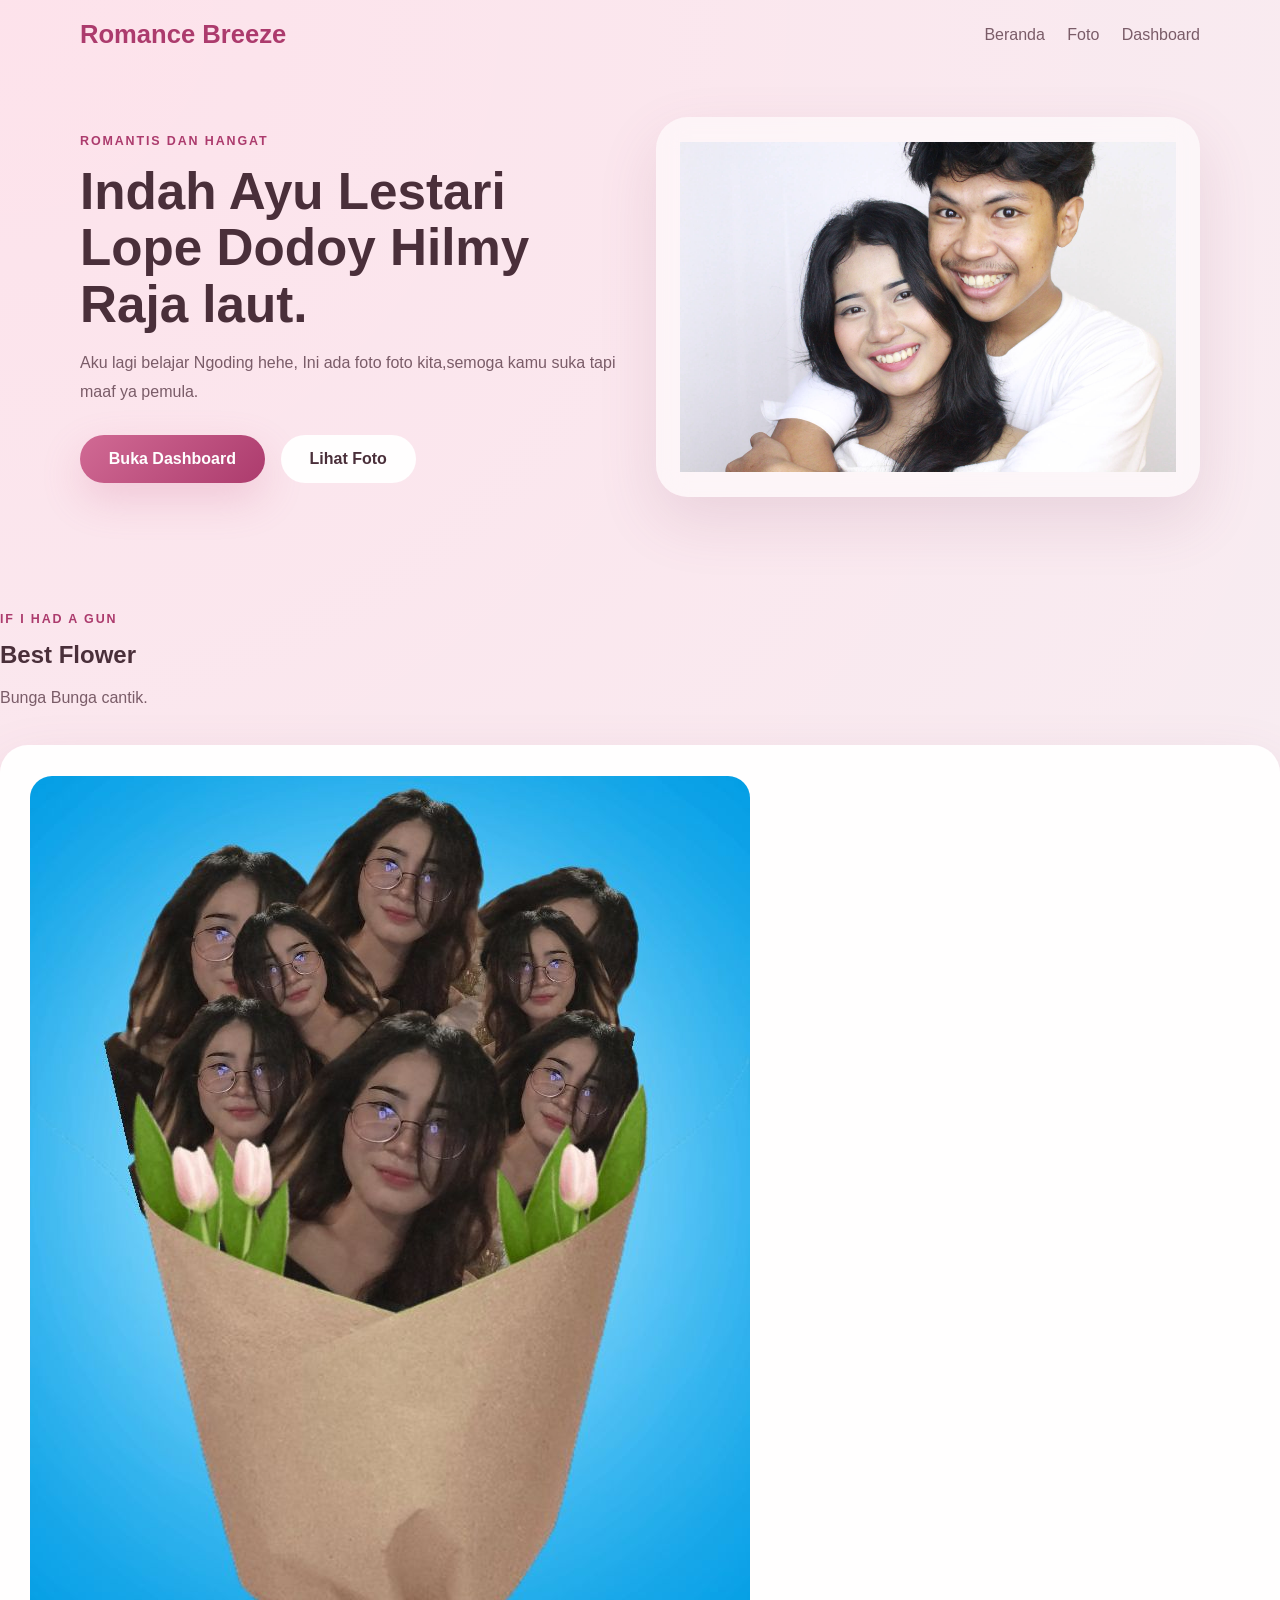
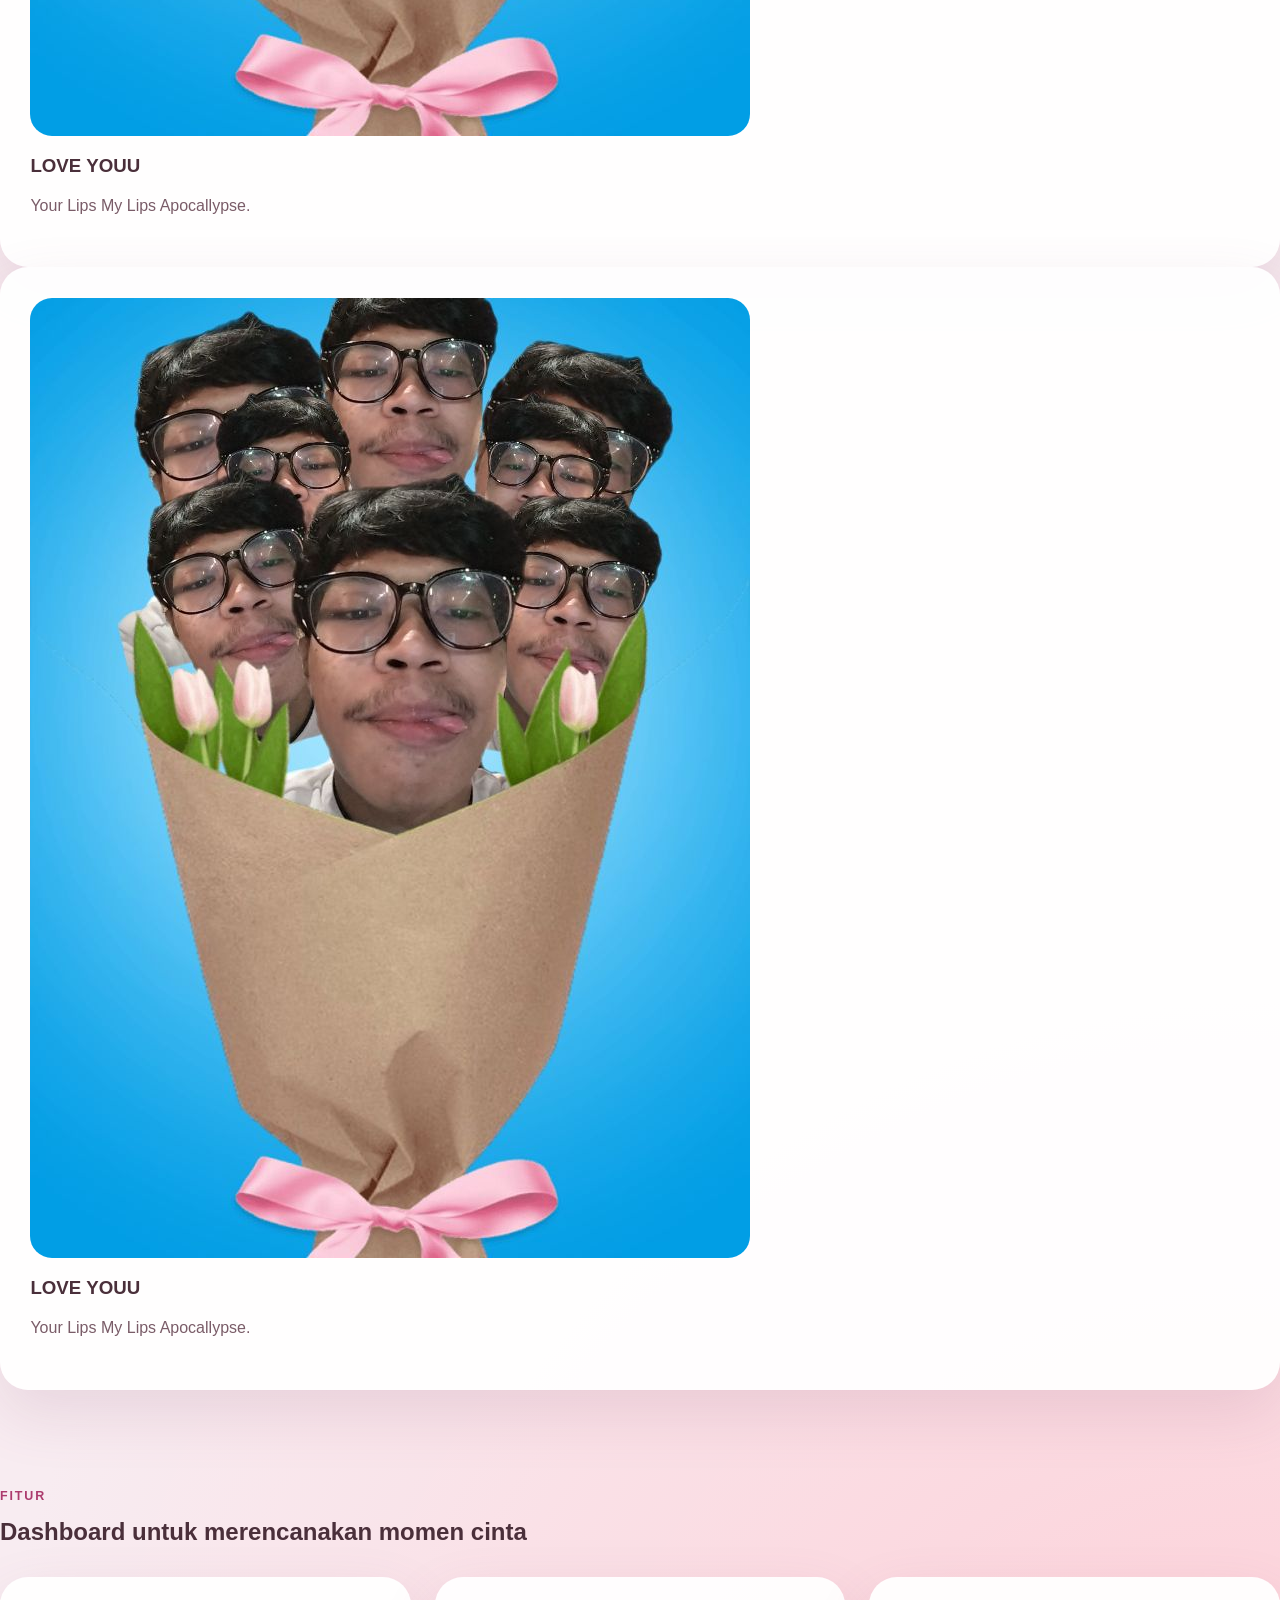
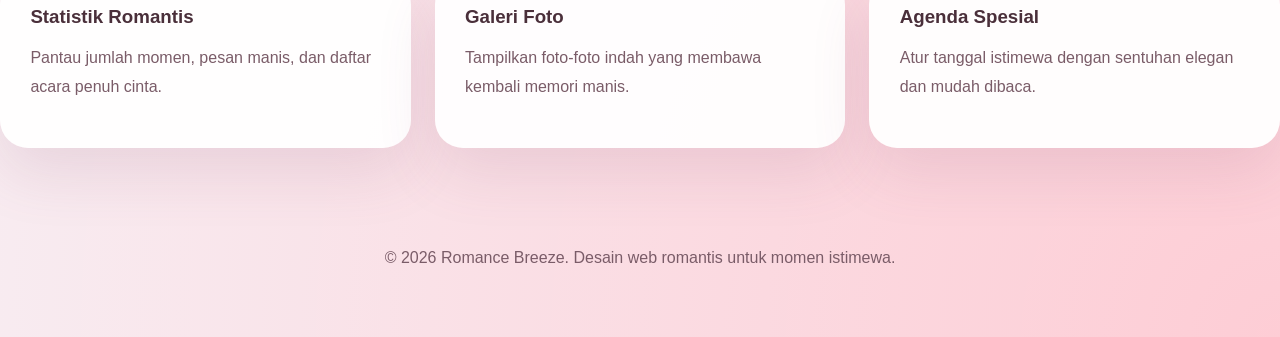
<file: index.html>
<!DOCTYPE html>
<html lang="id">
<head>
  <meta charset="UTF-8">
  <meta name="viewport" content="width=device-width, initial-scale=1.0">
  <title>Romance Breeze</title>
  <link rel="stylesheet" href="styles.css">
</head>
<body>
  <header class="site-header">
    <nav class="navbar">
      <a class="brand" href="#home">Romance Breeze</a>
      <div class="nav-links">
        <a href="#home">Beranda</a>
        <a href="#gallery">Foto</a>
        <a href="dashboard.html">Dashboard</a>
      </div>
    </nav>

    <section class="hero" id="home">
      <div class="hero-copy">
        <span class="eyebrow">Romantis dan Hangat</span>
        <h1>Indah Ayu Lestari Lope Dodoy Hilmy Raja laut.</h1>
        <p>Aku lagi belajar Ngoding hehe, Ini ada foto foto kita,semoga kamu suka tapi maaf ya pemula.</p>
        <div class="hero-actions">
          <a href="dashboard.html" class="btn btn-primary">Buka Dashboard</a>
          <a href="#gallery" class="btn btn-secondary">Lihat Foto</a>
        </div>
      </div>
      <div class="hero-photo">
        <img src="1.jpg" alt="Ilustrasi Romantis">
      </div>
    </section>
  </header>

  <main>
    <section class="section gallery" id="gallery">
      <div class="section-intro">
        <span class="eyebrow">If i had a gun</span>
        <h2>Best Flower</h2>
        <p>Bunga Bunga cantik.</p>
      </div>

      <div class="photo-grid">
        <article class="photo-card">
          <img src="4.jpeg" alt="Foto romantis">
          <div class="photo-card-content">
            <h3>LOVE YOUU</h3>
            <p>Your Lips My Lips Apocallypse.</p>
          </div>
        </article>
      </div>

      <div class="photo-grid">
        <article class="photo-card">
          <img src="5.jpeg" alt="Foto romantis">
          <div class="photo-card-content">
            <h3>LOVE YOUU</h3>
            <p>Your Lips My Lips Apocallypse.</p>
          </div>
        </article>
      </div>
    </section>

    <section class="section features">
      <div class="section-intro">
        <span class="eyebrow">Fitur</span>
        <h2>Dashboard untuk merencanakan momen cinta</h2>
      </div>

      <div class="cards-grid">
        <article class="feature-card">
          <h3>Statistik Romantis</h3>
          <p>Pantau jumlah momen, pesan manis, dan daftar acara penuh cinta.</p>
        </article>
        <article class="feature-card">
          <h3>Galeri Foto</h3>
          <p>Tampilkan foto-foto indah yang membawa kembali memori manis.</p>
        </article>
        <article class="feature-card">
          <h3>Agenda Spesial</h3>
          <p>Atur tanggal istimewa dengan sentuhan elegan dan mudah dibaca.</p>
        </article>
      </div>
    </section>
  </main>

  <footer class="site-footer">
    <p>© 2026 Romance Breeze. Desain web romantis untuk momen istimewa.</p>
  </footer>

  <script src="script.js"></script>
</body>
</html>
</file>
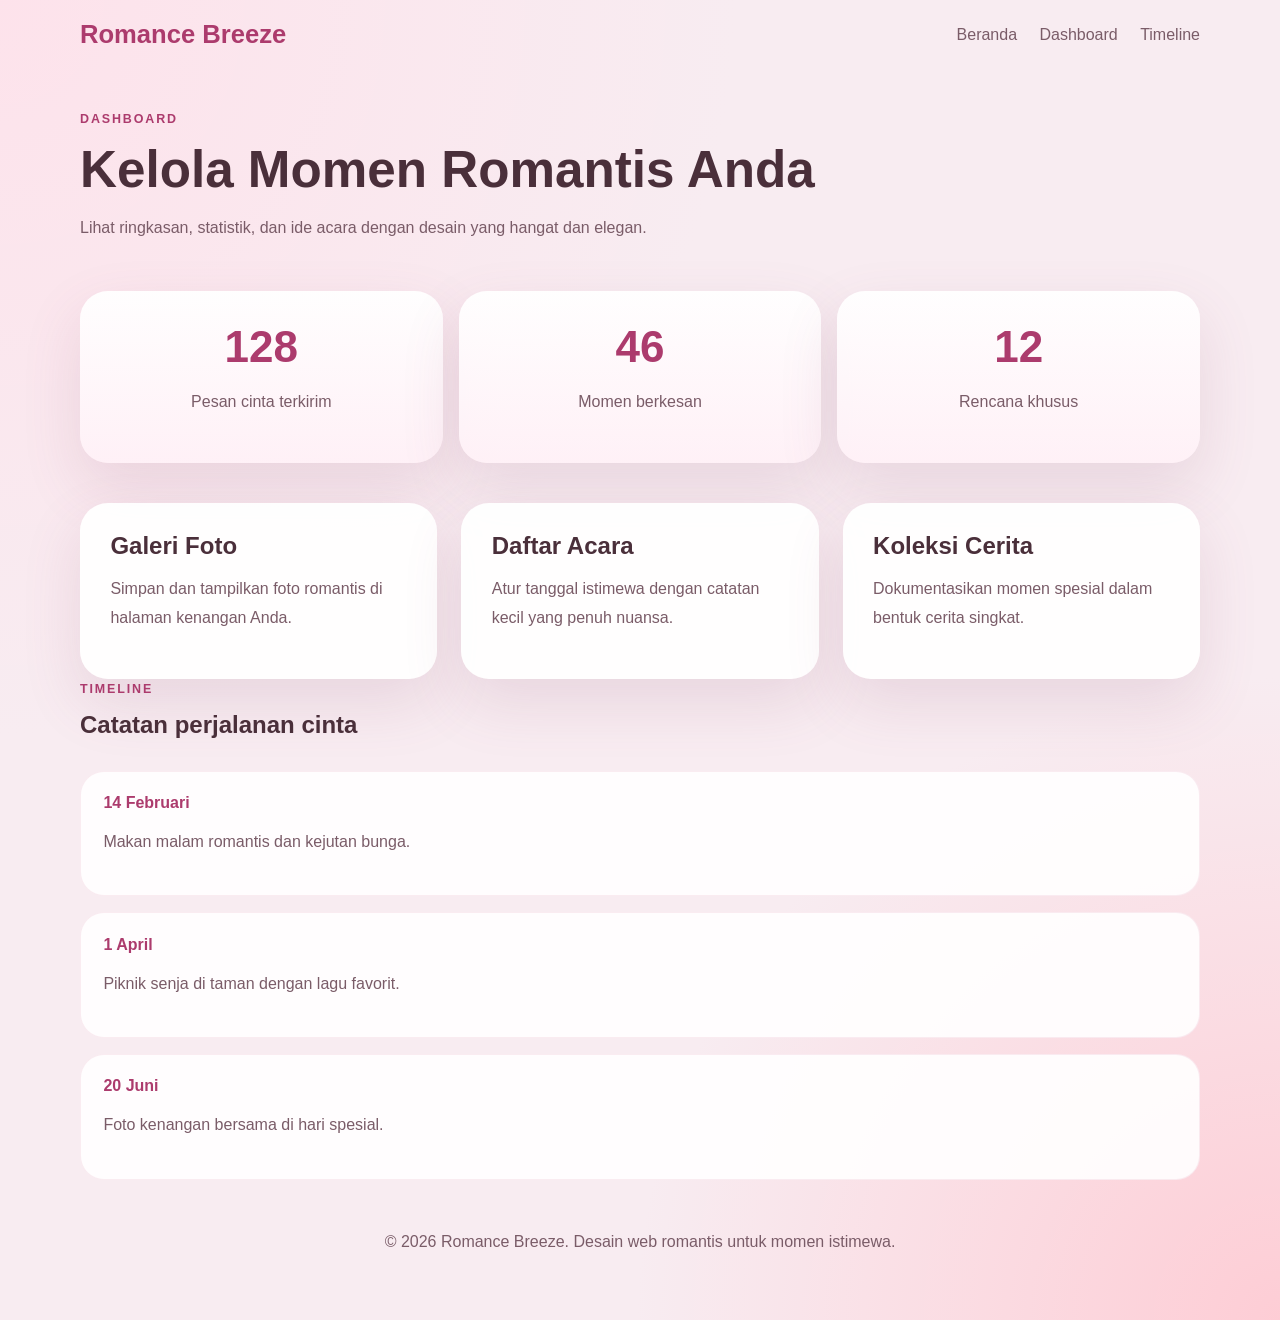
<file: dashboard.html>
<!DOCTYPE html>
<html lang="id">
<head>
  <meta charset="UTF-8">
  <meta name="viewport" content="width=device-width, initial-scale=1.0">
  <title>Dashboard Romance Breeze</title>
  <link rel="stylesheet" href="styles.css">
</head>
<body>
  <header class="site-header dashboard-header">
    <nav class="navbar">
      <a class="brand" href="index.html">Romance Breeze</a>
      <div class="nav-links">
        <a href="index.html">Beranda</a>
        <a href="#dashboard">Dashboard</a>
        <a href="#timeline">Timeline</a>
      </div>
    </nav>
  </header>

  <main class="dashboard-main">
    <section class="dashboard-hero" id="dashboard">
      <div>
        <span class="eyebrow">Dashboard</span>
        <h1>Kelola Momen Romantis Anda</h1>
        <p>Lihat ringkasan, statistik, dan ide acara dengan desain yang hangat dan elegan.</p>
      </div>
      <div class="hero-stats">
        <div class="stat-card">
          <span class="stat-number">128</span>
          <p>Pesan cinta terkirim</p>
        </div>
        <div class="stat-card">
          <span class="stat-number">46</span>
          <p>Momen berkesan</p>
        </div>
        <div class="stat-card">
          <span class="stat-number">12</span>
          <p>Rencana khusus</p>
        </div>
      </div>
    </section>

    <section class="dashboard-cards">
      <article class="dashboard-card">
        <h2>Galeri Foto</h2>
        <p>Simpan dan tampilkan foto romantis di halaman kenangan Anda.</p>
      </article>
      <article class="dashboard-card">
        <h2>Daftar Acara</h2>
        <p>Atur tanggal istimewa dengan catatan kecil yang penuh nuansa.</p>
      </article>
      <article class="dashboard-card">
        <h2>Koleksi Cerita</h2>
        <p>Dokumentasikan momen spesial dalam bentuk cerita singkat.</p>
      </article>
    </section>

    <section class="timeline" id="timeline">
      <div class="section-intro">
        <span class="eyebrow">Timeline</span>
        <h2>Catatan perjalanan cinta</h2>
      </div>
      <ul>
        <li>
          <strong>14 Februari</strong>
          <p>Makan malam romantis dan kejutan bunga.</p>
        </li>
        <li>
          <strong>1 April</strong>
          <p>Piknik senja di taman dengan lagu favorit.</p>
        </li>
        <li>
          <strong>20 Juni</strong>
          <p>Foto kenangan bersama di hari spesial.</p>
        </li>
      </ul>
    </section>
  </main>

  <footer class="site-footer">
    <p>© 2026 Romance Breeze. Dashboard cinta Anda, selalu dekat.</p>
  </footer>

  <script src="script.js"></script>
</body>
</html>
</file>
<file: styles.css>
:root {
  --bg: #f8ecf1;
  --surface: rgba(255, 255, 255, 0.75);
  --surface-strong: rgba(255, 255, 255, 0.95);
  --text: #4a2f3a;
  --text-muted: #7a5c68;
  --accent: #d16a94;
  --accent-strong: #ac3b6d;
  --shadow: 0 24px 60px rgba(140, 81, 112, 0.14);
}

* {
  box-sizing: border-box;
}

body {
  margin: 0;
  font-family: "Inter", "Segoe UI", Tahoma, Geneva, Verdana, sans-serif;
  color: var(--text);
  background: radial-gradient(circle at top left, rgba(255, 223, 233, 0.75), transparent 40%),
              radial-gradient(circle at bottom right, rgba(255, 197, 206, 0.8), transparent 35%),
              #f8ecf1;
}

img {
  max-width: 100%;
  display: block;
}

.site-header,
.site-footer,
.dashboard-main {
  width: min(1120px, calc(100% - 2rem));
  margin: 0 auto;
}

.navbar {
  display: flex;
  justify-content: space-between;
  align-items: center;
  padding: 1.25rem 0;
}

.brand {
  font-size: 1.6rem;
  font-weight: 700;
  color: var(--accent-strong);
  text-decoration: none;
}

.nav-links {
  display: flex;
  gap: 1.4rem;
  flex-wrap: wrap;
}

.nav-links a {
  color: var(--text-muted);
  text-decoration: none;
  font-weight: 500;
}

.hero {
  display: grid;
  grid-template-columns: 1fr 1fr;
  align-items: center;
  gap: 2rem;
  padding: 3rem 0 4rem;
}

.hero-copy {
  max-width: 540px;
}

.eyebrow {
  display: inline-block;
  margin-bottom: 1rem;
  color: var(--accent-strong);
  font-weight: 700;
  text-transform: uppercase;
  letter-spacing: 0.15em;
  font-size: 0.78rem;
}

h1,
h2,
h3 {
  margin: 0;
  line-height: 1.1;
}

h1 {
  font-size: clamp(2.5rem, 4vw, 4rem);
}

p {
  color: var(--text-muted);
  line-height: 1.8;
}

.hero-actions {
  display: flex;
  gap: 1rem;
  flex-wrap: wrap;
  margin-top: 1.75rem;
}

.btn {
  display: inline-flex;
  align-items: center;
  justify-content: center;
  padding: 0.95rem 1.8rem;
  border-radius: 999px;
  font-weight: 700;
  text-decoration: none;
  transition: transform 0.2s ease, box-shadow 0.2s ease;
}

.btn:hover {
  transform: translateY(-1px);
}

.btn-primary {
  background: linear-gradient(135deg, var(--accent), var(--accent-strong));
  color: white;
  box-shadow: 0 16px 40px rgba(209, 106, 148, 0.24);
}

.btn-secondary {
  background: var(--surface-strong);
  color: var(--text-strong);
}

.hero-photo {
  display: grid;
  place-items: center;
  min-height: 380px;
  background: rgba(255, 255, 255, 0.55);
  border-radius: 32px;
  box-shadow: var(--shadow);
  backdrop-filter: blur(14px);
  padding: 1.5rem;
}

.section {
  padding: 3rem 0;
}

.section-intro {
  max-width: 620px;
  margin-bottom: 2rem;
}

.gallery .photo-grid,
.cards-grid,
.dashboard-cards {
  display: grid;
  gap: 1.5rem;
}

.photo-grid {
  grid-template-columns: repeat(auto-fit, minmax(280px, 1fr));
}

.photo-card,
.feature-card,
.dashboard-card,
.stat-card {
  padding: 1.9rem;
  border-radius: 28px;
  background: var(--surface-strong);
  box-shadow: var(--shadow);
}

.photo-card {
  overflow: hidden;
}

.photo-card img {
  border-radius: 22px;
  margin-bottom: 1.25rem;
}

.feature-card h3,
.dashboard-card h2 {
  margin-bottom: 1rem;
}

.cards-grid {
  grid-template-columns: repeat(auto-fit, minmax(220px, 1fr));
}

.stat-card {
  text-align: center;
  background: linear-gradient(180deg, rgba(255, 255, 255, 0.95), rgba(255, 241, 247, 0.95));
}

.stat-number {
  display: block;
  font-size: 2.75rem;
  font-weight: 800;
  color: var(--accent-strong);
  margin-bottom: 0.5rem;
}

.dashboard-hero {
  display: grid;
  gap: 2rem;
  padding: 2.5rem 0;
}

.hero-stats {
  display: grid;
  grid-template-columns: repeat(auto-fit, minmax(180px, 1fr));
  gap: 1rem;
}

.dashboard-cards {
  grid-template-columns: repeat(auto-fit, minmax(240px, 1fr));
}

.timeline ul {
  list-style: none;
  padding: 0;
  margin: 0;
  display: grid;
  gap: 1rem;
}

.timeline li {
  padding: 1.4rem;
  border-radius: 24px;
  background: rgba(255, 255, 255, 0.9);
  border: 1px solid rgba(209, 106, 148, 0.12);
}

.timeline strong {
  display: block;
  margin-bottom: 0.5rem;
  color: var(--accent-strong);
}

.site-footer {
  text-align: center;
  padding: 2rem 0 3rem;
  color: var(--text-muted);
}

@media (max-width: 900px) {
  .hero {
    grid-template-columns: 1fr;
  }

  .hero-photo {
    min-height: 260px;
  }
}

@media (max-width: 680px) {
  .nav-links {
    justify-content: flex-start;
    gap: 1rem;
  }

  .hero-actions {
    flex-direction: column;
    align-items: stretch;
  }
}
</file>
